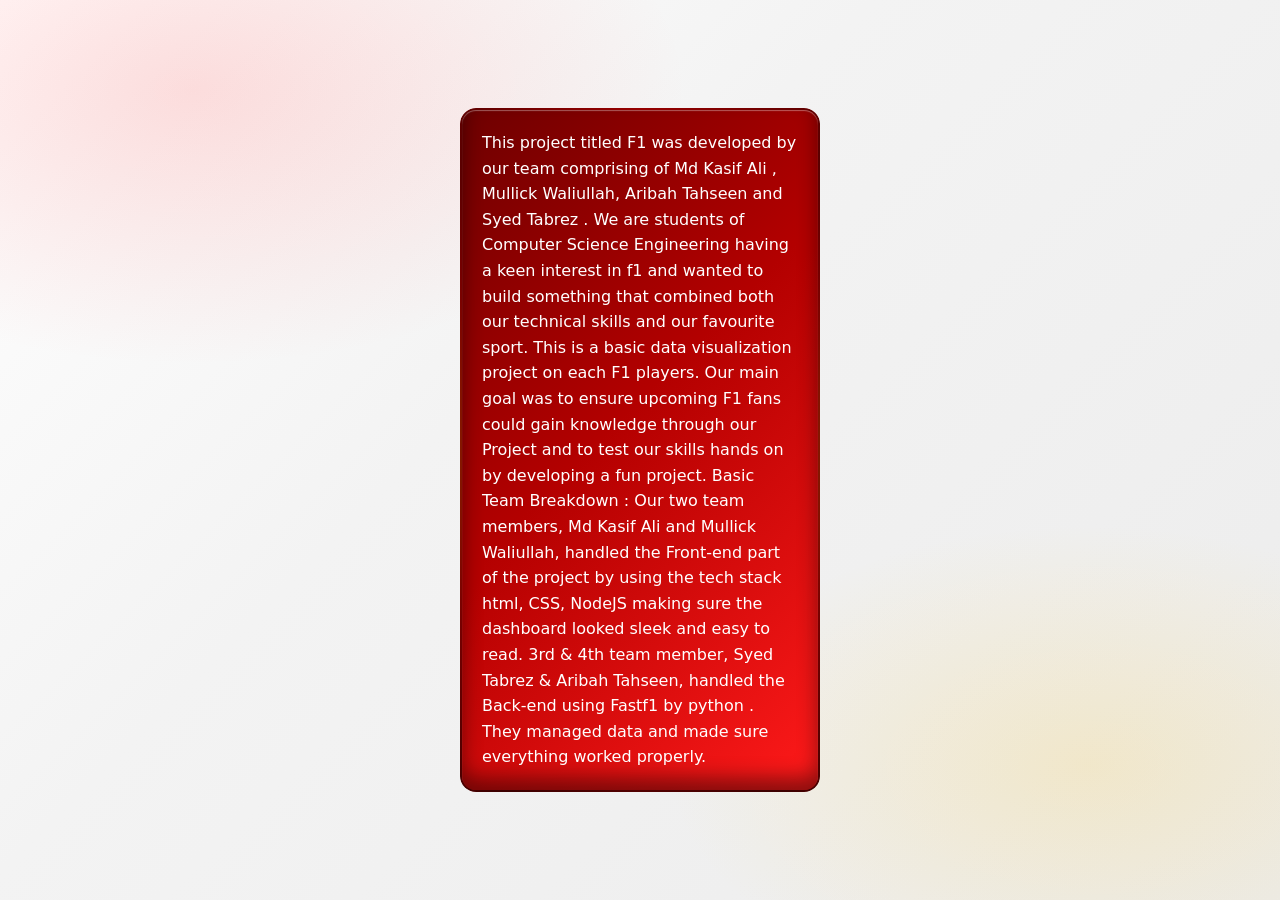
<file: about.html>
<!DOCTYPE html>
<html>
<head>
  <title>About</title>
    <link rel="stylesheet" href="about.css">
</head>
<body>

  <div class="card">
    <p>
      This project titled F1 was developed by our team comprising of Md Kasif Ali , Mullick Waliullah, Aribah Tahseen and Syed Tabrez . We are students of Computer Science Engineering having a keen interest in f1 and wanted to build something that combined both our technical skills and our favourite sport.  This is a basic data visualization project on each F1 players. Our main goal was to ensure upcoming F1 fans could gain knowledge through our Project and to test our skills hands on by developing a fun project.  
Basic Team Breakdown :
Our two team members, Md Kasif Ali and Mullick Waliullah, handled the Front-end part of the project by using the tech stack html, CSS, NodeJS making sure the dashboard looked sleek and easy to read.
3rd & 4th team member, Syed Tabrez & Aribah Tahseen, handled the Back-end  using Fastf1 by python . They managed data and made sure everything worked properly. 


    </p>
  </div>

</body>
</html>
</file>
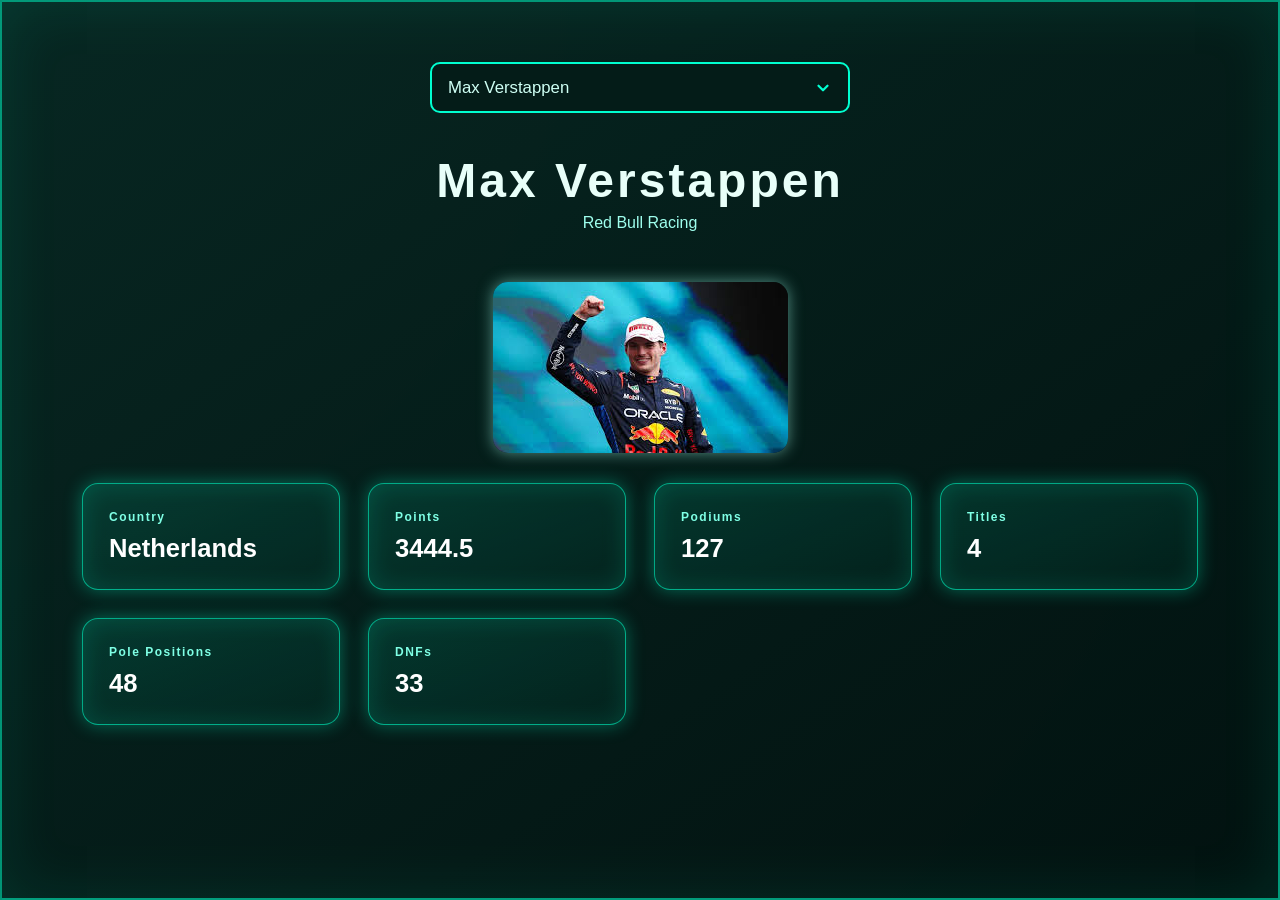
<file: driver.html>
<!DOCTYPE html>
<html lang="en">
<head>
    <meta charset="UTF-8">
    <meta name="viewport" content="width=device-width, initial-scale=1.0">
    <title>Drivers Data</title>
    <link rel="stylesheet" href="driver.css">
</head>
<body>

    <main class="display-container">
        
        <select id="driverSelect" class="custom-selector">
           <option value="Verstappen">Max Verstappen</option>
           <option value="Norris">Lando Norris</option>
           <option value="Piastri">Oscar Piastri</option>
           <option value="Russell">George Russell</option>
           <option value="Antonelli">Kimi Antonelli</option>
           <option value="Hadjar">Isack Hadjar</option>
           <option value="Leclerc">Charles Leclerc</option>
           <option value="Hamilton">Lewis Hamilton</option>
           <option value="Gasly">Pierre Gasly</option>
           <option value="Colapinto">Franco Colapinto</option>
           <option value="Stroll">Lance Stroll</option>
           <option value="Alonso">Fernando Alonso</option>
           <option value="Hulkenberg">Nico Hulkenberg</option>
           <option value="Bortoleto">Gabriel Bortoleto</option>
           <option value="Perez">Sergio Perez</option>
           <option value="Bottas">Valtteri Bottas</option>
           <option value="Bearman">Oliver Bearman</option>
           <option value="Ocon">Esteban Ocon</option>
           <option value="Lawson">Liam Lawson</option>
           <option value="Lindblad">Arvid Lindblad</option>
           <option value="Sainz">Carlos Sainz</option>
           <option value="Albon">Alexander Albon</option>
        </select>
       
        <h2 id="driverName">Driver Name</h2>
        <p id="teamName" class="sub-heading">Team Name</p>
        
        <div class="media-container">
            <img id="driverImg" src="" alt="Driver Image" class="main-img">
        </div>

       <div class="stats-grid">
            <div class="stat-box">
                <h3>Country</h3>
                <p id="driverCountry">-</p>
            </div>
            
            <div class="stat-box">
                <h3>Points</h3>
                <p id="points">-</p>
            </div>
            
            <div class="stat-box">
                <h3>Podiums</h3>
                <p id="podiums">-</p>
            </div>
            
            <div class="stat-box">
                <h3>Titles</h3>
                <p id="driverTitles">-</p>
            </div>

            <div class="stat-box">
                <h3>Pole Positions</h3>
                <p id="poles">-</p>
            </div>

            <div class="stat-box">
                <h3>DNFs</h3>
                <p id="DNFs">-</p>
            </div>
        </div>
    </main>

    <script>
        const driversData ={
        Verstappen: {
        name: "Max Verstappen",
        team: "Red Bull Racing",
        country: "Netherlands",
        podiums: "127",
        points: "3444.5",
        titles: "4",
        poles:"48",
        DNFs: "33",
        img: "max.jpg",
    },
    Hadjar: {
        name: "Isack Hadjar",
        team: "Red Bull Racing",
        country: "France",
        podiums: "1",
        points: "51",
        titles: "0",
        poles:"0",
        DNFs: "2",
        img: "isack.jpg"
    },
    Sainz: {
        name: "Carlos Sainz",
        team: "Williams",
        country: "Spain",
        podiums: "29",
        points: "1336.5",
        titles: "0",
        poles:"4",
        DNFs: "42",
        img: "carlos.jpg"
    },
    Albon: {
        name: "Alexander Albon",
        team: "Williams",
        country: "Thailand",
        podiums: "2",
        points: "313",
        titles: "0",
        poles:"0",
        DNFs: "22",
        img: "Albon.jpg"
    },
    Lawson: {
        name: "Liam Lawson",
        team: "Racing Bulls",
        country: "New Zealand",
        podiums: "0",
        points: "44",
        titles: "0",
        poles:"0",
        DNFs: "6",
        img: "Lawson.jpg"
    },
    Lindblad: {
        name: "Arvid Lindblad",
        team: "Racing Bulls",
        country: "France",
        podiums: "0",
        points: "0",
        titles: "0",
        poles:"0",
        DNFs: "0",
        img: "Lindblad.jpg"
    },
    Russell: {
        name: "George Russell",
        team: "Mercedes",
        country: "United Kingdom",
        podiums: "24",
        points: "1033",
        titles: "0",
        poles:"7",
        DNFs: "19",
        img: "Russell.png"
    },
    Antonelli: {
        name: "Kimi Antonelli",
        team: "Mercedes",
        country: "Italy",
        podiums: "3",
        points: "150",
        titles: "0",
        poles:"0",
        DNFs: "4",
        img: "Antonelli.jpg"
    },
    Norris: {
        name: "Lando Norris",
        team: "McLaren",
        country: "United Kingdom",
        podiums: "44",
        points: "1430",
        titles: "0",
        poles:"16",
        DNFs: "13",
        img: "lando.jpg"
    },
    Piastri: {
        name: "Oscar Piastri",
        team: "McLaren",
        country: "Australia",
        podiums: "26",
        points: "799",
        titles: "0",
        poles:"6",
        DNFs: "4",
        img: "oscar.jpg",
    },
    Bearman: {
        name: "Oliver Bearman",
        team: "Haas F1 Team",
        country: "United Kingdom",
        podiums: "0",
        points: "48",
        titles: "0",
        poles:"0",
        DNFs: "3",
        img: "Oliver.jpg"
    },
    Ocon: {
        name: "Esteban Ocon",
        team: "Haas F1 Team",
        country: "France",
        podiums: "4",
        points: "483",
        titles: "0",
        poles:"0",
        DNFs: "25",
        img: "Ocon.jpg"
    },
    Leclerc: {
        name: "Charles Leclerc",
        team: "Ferrari",
        country: "Monaco",
        podiums: "50",
        points: "1672",
        titles: "0",
        poles:"27",
        DNFs: "23",
        img: "charles.jpg"
    },
    Hamilton: {
        name: "Lewis Hamilton",
        team: "Ferrari",
        country: "United Kingdom",
        podiums: "202",
        points: "5018.5",
        titles: "7",
        poles:"104",
        DNFs: "34",
        img: "lewis.jpg"
    },
    Bottas: {
        name: "Valtteri Bottas",
        team: "Cadillac",
        country: "Finland",
        podiums: "67",
        points: "1797",
        titles: "0",
        poles:"20",
        DNFs: "28",
        img: "Bottas.jpg"
    },
    Perez: {
        name: "Sergio Perez",
        team: "Cadillac",
        country: "Mexico",
        podiums: "39",
        points: "1638",
        titles: "0",
        poles:"3",
        DNFs: "39",
        img: "Perez.jpg"
    },
    Bortoleto: {
        name: "Gabriel Bortoleto",
        team: "Audi",
        country: "Brazil",
        podiums: "0",
        points: "19",
        titles: "0",
        poles:"0",
        DNFs: "5",
        img: "Bortoleto.jpg"
    },
    Hulkenberg: {
        name: "Nico Hulkenberg",
        team: "Audi",
        country: "Germany",
        podiums: "1",
        points: "622",
        titles: "0",
        poles:"1",
        DNFs: "44",
        img: "Nico.jpg"
    },
    Stroll: {
        name: "Lance Stroll",
        team: "Aston Martin",
        country: "Canada",
        podiums: "3",
        points: "483",
        titles: "0",
        poles:"1",
        DNFs: "31",
        img: "Stroll.jpg"
    },
    Alonso: {
        name: "Fernando Alonso",
        team: "Aston Martin",
        country: "Spain",
        podiums: "106",
        points: "2333",
        titles: "2",
        poles:"22",
        DNFs: "83",
        img: "Alonso.jpg"
    },
    Colapinto: {
        name: "Franco Colapinto",
        team: "Alpine",
        country: "Argentina",
        podiums: "0",
        points: "5",
        titles: "0",
        poles:"0",
        DNFs: "3",
        img: "Colapinto.jpg"
    },
    Gasly: {
        name: "Pierre Gasly",
        team: "Alpine",
        country: "France",
        podiums: "5",
        points: "458",
        titles: "0",
        poles:"0",
        DNFs: "26",
        img: "Gasly.jpg"
    },
}

           

        const selector = document.getElementById("driverSelect");

        function updateDriverInfo() {
            const data = driversData[selector.value];
            if (data) {
            
                document.getElementById("driverName").innerText = data.name;
                document.getElementById("teamName").innerText = data.team;
                document.getElementById("driverCountry").innerText = data.country;
                document.getElementById("podiums").innerText = data.podiums;
                document.getElementById("driverTitles").innerText = data.titles;
                document.getElementById("poles").innerText = data.poles;
                document.getElementById("DNFs").innerText = data.DNFs;
                document.getElementById("driverImg").src = data.img;
                document.getElementById("points").innerText = data.points;
            }
        }

        selector.addEventListener("change", updateDriverInfo);
        window.onload = updateDriverInfo;
    </script>
</body>
</html>
</file>
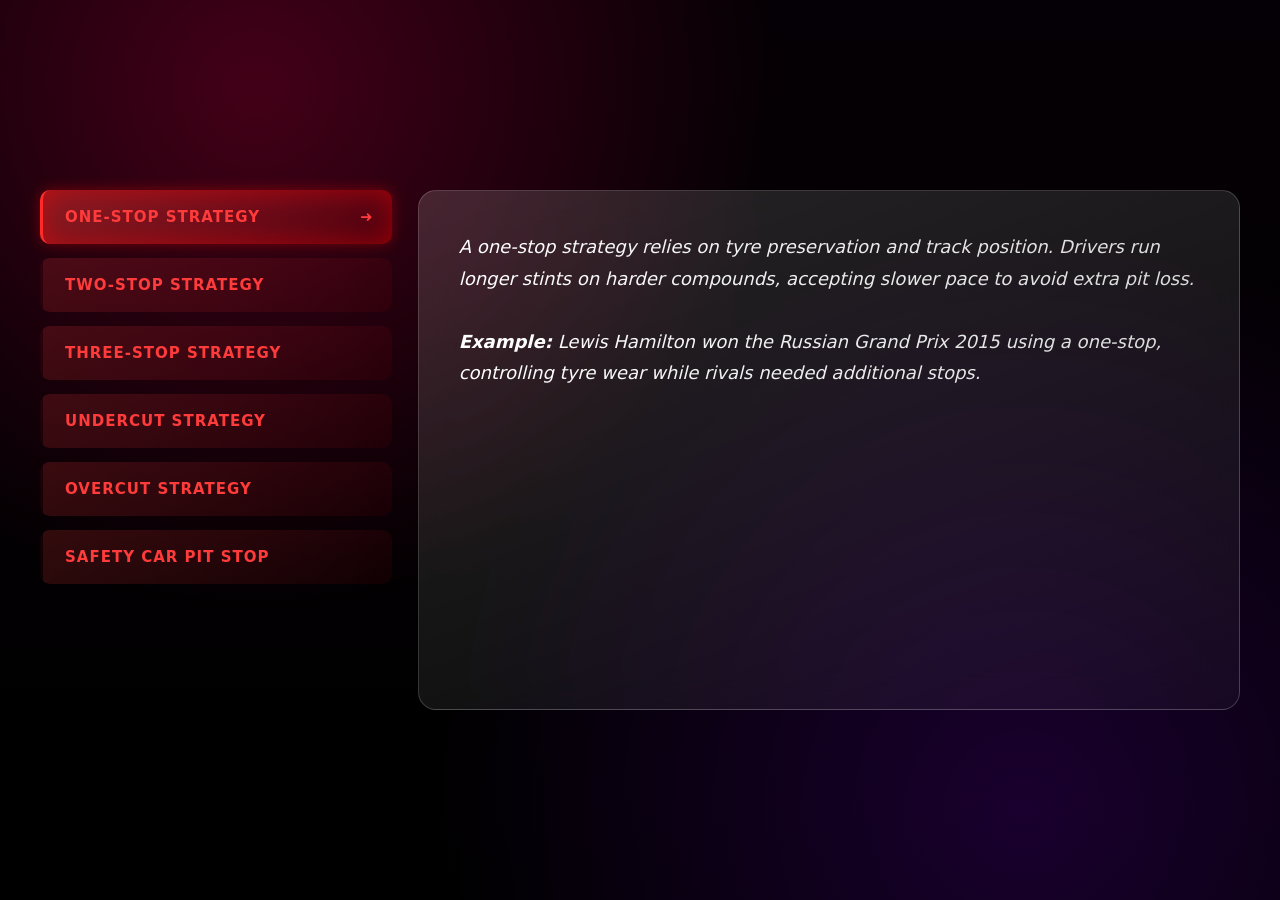
<file: Pit.html>
<!DOCTYPE html>
<html lang="en">
<head>
    <meta charset="UTF-8">
    <meta name="viewport" content="width=device-width, initial-scale=1.0">
    <title>Pit Stop</title>
    <link rel="stylesheet" href="pit.css">
</head>
<body>
    <div class="wrapper">

  <div class="list">
    <div class="tab active" data-target="one">ONE-STOP STRATEGY</div>
    <div class="tab" data-target="two">TWO-STOP STRATEGY</div>
    <div class="tab" data-target="three">THREE-STOP STRATEGY</div>
    <div class="tab" data-target="four">UNDERCUT STRATEGY</div>
    <div class="tab" data-target="five">OVERCUT STRATEGY</div>
    <div class="tab" data-target="six">SAFETY CAR PIT STOP</div>
  </div>

  <div class="content-box">

    <div class="content active" id="one">
      <p>
        A one-stop strategy relies on tyre preservation and track position.
        Drivers run longer stints on harder compounds, accepting slower pace to
        avoid extra pit loss.
        <br><br>
        <strong>Example:</strong> Lewis Hamilton won the Russian Grand Prix 2015
        using a one-stop, controlling tyre wear while rivals needed additional stops.
      </p>
    </div>

    <div class="content" id="two">
      <p>
        The two-stop strategy balances speed and tyre life, allowing drivers to
        push harder on fresher tyres. It is the most common modern F1 approach.
        <br><br>
        <strong>Example:</strong> Max Verstappen won the French Grand Prix 2021 by
        switching to a faster two-stop while rivals stayed on one.
      </p>
    </div>

    <div class="content" id="three">
      <p>
        Three-stop strategies are aggressive and pace-focused, sacrificing pit
        time for maximum grip. They work only when tyre degradation is extreme.
        <br><br>
        <strong>Example:</strong> Michael Schumacher won the French Grand Prix 2004
        using a four-stint strategy, pushing qualifying-level laps.
      </p>
    </div>

    <div class="content" id="four">
      <p>
        An undercut involves pitting earlier than rivals to exploit the pace of
        fresh tyres. Timing and traffic prediction must be perfect.
        <br><br>
        <strong>Example:</strong> Sebastian Vettel won the Singapore Grand Prix 2019
        by undercutting his teammate and controlling the race.
      </p>
    </div>

    <div class="content" id="five">
      <p>
        The overcut keeps a driver out longer while rivals pit, using clear air
        or strong tyre warm-up to gain time.
        <br><br>
        <strong>Example:</strong> Fernando Alonso won the European Grand Prix 2012
        by extending stints and capitalizing after others pitted.
      </p>
    </div>

    <div class="content" id="six">
      <p>
        Safety car pit stops reduce pit loss and allow cheap tyre changes.
        Entire races can be decided by perfect timing.
        <br><br>
        <strong>Example:</strong> Daniel Ricciardo won the Chinese Grand Prix 2018
        after pitting under a safety car and overtaking rivals.
      </p>
    </div>

  </div>

</div>
<script>
  const tabs = document.querySelectorAll(".tab");
  const contents = document.querySelectorAll(".content");

  tabs.forEach(tab => {
    tab.addEventListener("click", () => {

    
      tabs.forEach(t => t.classList.remove("active"));

      
      contents.forEach(c => c.classList.remove("active"));

      
      tab.classList.add("active");

    
      const targetId = tab.getAttribute("data-target");
      const targetContent = document.getElementById(targetId);

      if (targetContent) {
        targetContent.classList.add("active");
      }
    });
  });
</script>
</body>
</html>
</file>
<file: about.css>
* {
  box-sizing: border-box;
}
body {
  margin: 0;
  min-height: 100vh;
  display: grid;
  place-items: center;
  
  background:
    radial-gradient(
      900px 500px at 15% 10%,
      rgba(255, 80, 80, 0.18),
      transparent 55%
    ),
    radial-gradient(
      700px 400px at 85% 85%,
      rgba(255, 200, 40, 0.18),
      transparent 60%
    ),

  
    linear-gradient(
      135deg,
      #ffffff 0%,
      #f3f3f3 40%,
      #ececec 100%
    );

  font-family: system-ui, -apple-system, sans-serif;
}

.card {
  position: relative;
  width: min(90vw, 360px);
  padding: 2px;
  border-radius: 16px;
  overflow: hidden;
}


.card::before {
  content: "";
  position: absolute;
  inset: 0;
  border-radius: inherit;

  background: linear-gradient(
    90deg,
    #400000,
    #800000,
    #400000
  );
}


.card::after {
  content: "";
  position: absolute;
  inset: -40%;
  border-radius: 50%;

  background:
    radial-gradient(
      circle,
      rgba(255,204,0,0.8),
      rgba(255,0,0,0.6),
      transparent 65%
    );

  filter: blur(25px);
  animation: glow-move 4s linear infinite;
}


.card p {
  position: relative;
  z-index: 1;
  margin: 0;
  padding: 20px;

  background:
    linear-gradient(135deg, #6e0000, #b30000 45%, #ff1a1a);

  border-radius: 14px;

  color: #fff;
  font-size: clamp(14px, 4vw, 16px);
  line-height: 1.6;

  box-shadow:
    inset 0 1px 1px rgba(255,255,255,0.35),
    inset 0 -12px 20px rgba(0,0,0,0.45),
    0 25px 50px rgba(0,0,0,0.6);
}

@keyframes glow-move {
  0%   { transform: translate(0%, -50%); }
  25%  { transform: translate(50%, 0%); }
  50%  { transform: translate(0%, 50%); }
  75%  { transform: translate(-50%, 0%); }
  100% { transform: translate(0%, -50%); }
}
</file>
<file: driver.css>
* {
    margin: 0;
    padding: 0;
    box-sizing: border-box;
    font-family: 'Segoe UI', 'F1-Regular', sans-serif;
}

html, body {
    width: 100%;
    height: 100%;
    overflow-x: hidden;
    color: #e8fff9;
}


body {
    background: radial-gradient(
        circle at top left,
        #7a0000,
        #3b0000,
        #050000
    );
}


.menu {
    display: flex;
    justify-content: center;
    gap: 16px;
    padding: 18px;
    background: rgba(0, 0, 0, 0.75);
    backdrop-filter: blur(10px);
    border-bottom: 1px solid rgba(0, 255, 200, 0.25);
}

.menu a {
    text-decoration: none;
    color: #cffff4;
    padding: 10px 18px;
    border-radius: 6px;
    font-size: 0.75rem;
    letter-spacing: 1px;
    border: 1px solid rgba(0, 255, 200, 0.3);
    transition: 0.25s ease;
}

.menu a:hover {
    background: rgba(0, 255, 200, 0.15);
}

.menu a.active {
    background: #00ffd0;
    color: #000;
}


.display-container {
    width: 100vw;
    min-height: 100vh;
    padding: 60px 80px;

    background: linear-gradient(
        145deg,
        rgba(5, 40, 35, 0.98),
        rgba(2, 18, 16, 0.98)
    );

    border: 2px solid rgba(0, 255, 200, 0.55);
    box-shadow:
        0 0 40px rgba(0, 255, 200, 0.25),
        inset 0 0 60px rgba(0, 255, 200, 0.1);
}


.custom-selector {
    display: block;
    margin: 0 auto 40px;
    width: 100%;
    max-width: 420px;

    padding: 14px 50px 14px 16px;
    background: #041c18;
    color: #cffff4;

    border: 2px solid #00ffd0;
    border-radius: 10px;
    font-size: 1.05rem;
    cursor: pointer;

    appearance: none;
    -webkit-appearance: none;
    -moz-appearance: none;

    background-image: url("data:image/svg+xml;charset=UTF-8,%3csvg xmlns='http://www.w3.org/2000/svg' viewBox='0 0 24 24' fill='none' stroke='%2300ffd0' stroke-width='3' stroke-linecap='round' stroke-linejoin='round'%3e%3cpolyline points='6 9 12 15 18 9'%3e%3c/polyline%3e%3c/svg%3e");
    background-repeat: no-repeat;
    background-position: right 16px center;
    background-size: 18px;
}

.custom-selector option {
    background: #041c18;
    color: #cffff4;
}


#driverName {
    text-align: center;
    font-size: 3rem;
    letter-spacing: 3px;
    margin-bottom: 6px;
}

.sub-heading {
    text-align: center;
    color: #9fffee;
    margin-bottom: 50px;
}


.media-container {
    display: flex;
    justify-content:center;
    margin-bottom:30px;
}

.main-img {
    display: block;
    max-width: 300px;
    height:auto;
    border-radius: 15px;
    box-shadow:0 0 15px rgba(159,255,238,0.5);
}


.stats-grid {
    max-width: 1200px;
    margin: 0 auto;

    display: grid;
    grid-template-columns: repeat(auto-fit, minmax(220px, 1fr));
    gap: 28px;
}

.stat-box {
    background: linear-gradient(
        160deg,
        rgba(0, 255, 200, 0.12),
        rgba(0, 255, 200, 0.04)
    );

    border: 1px solid rgba(0, 255, 200, 0.6);
    border-radius: 16px;
    padding: 26px;

    box-shadow:
        0 0 18px rgba(0, 255, 200, 0.35),
        inset 0 0 25px rgba(0, 255, 200, 0.15);

    transition: transform 0.25s ease;
}

.stat-box:hover {
    transform: translateY(-6px);
}

.stat-box h3 {
    font-size: 0.75rem;
    letter-spacing: 1.5px;
    margin-bottom: 10px;
    color: #7fffe5;
}

.stat-box p {
    font-size: 1.6rem;
    font-weight: 700;
    color: #ffffff;
}


@media (max-width: 768px) {
    .display-container {
        padding: 40px 20px;
    }

    #driverName {
        font-size: 2rem;
    }
}
</file>
<file: pit.css>
* {
  box-sizing: border-box;
  margin: 0;
  padding: 0;
  font-family: 'Segoe UI', system-ui, sans-serif;
}


body {
  min-height: 100vh;
  display: flex;
  justify-content: center;
  align-items: center;

  background:
    radial-gradient(circle at 20% 10%, rgba(255, 0, 80, 0.25), transparent 40%),
    radial-gradient(circle at 80% 90%, rgba(140, 0, 255, 0.18), transparent 45%),
    linear-gradient(180deg, #050005, #000);

  overflow: hidden;
  padding: 20px;
}


.wrapper {
  width: 100%;
  max-width: 1200px;
  height: auto;
  min-height: 520px;

  display: flex;
  gap: 26px;
}


.list {
  width: 30%;
  display: flex;
  flex-direction: column;
  gap: 14px;
}


.tab {
  position: relative;
  padding: 18px 22px;
  cursor: pointer;
  letter-spacing: 1px;
  font-size: 15px;
  font-weight: 600;

  color: #ff3b3b;

  background: linear-gradient(
    135deg,
    rgba(255, 60, 60, 0.18),
    rgba(255, 0, 0, 0.05)
  );

  border-left: 3px solid transparent;
  border-radius: 10px;

  transition: all 0.35s ease;
}


.tab::after {
  content: "➜";
  position: absolute;
  right: 18px;
  top: 50%;
  transform: translateY(-50%) translateX(-8px);
  opacity: 0;
  transition: all 0.3s ease;
}


.tab:hover {
  background: linear-gradient(
    135deg,
    rgba(255, 60, 60, 0.28),
    rgba(255, 0, 0, 0.1)
  );
}


.tab.active {
  border-left: 3px solid #ff2a2a;

  background: linear-gradient(
    135deg,
    rgba(255, 60, 60, 0.45),
    rgba(255, 0, 0, 0.15)
  );

  box-shadow:
    inset 0 0 28px rgba(255, 0, 0, 0.45),
    0 0 14px rgba(255, 0, 0, 0.35);
}

.tab.active::after {
  opacity: 1;
  transform: translateY(-50%) translateX(0);
}


.content-box {
  width: 70%;
  position: relative;
  padding: 40px;

  background: linear-gradient(
    160deg,
    rgba(255, 255, 255, 0.14),
    rgba(255, 255, 255, 0.03)
  );

  backdrop-filter: blur(20px);
  -webkit-backdrop-filter: blur(20px);

  border-radius: 18px;
  border: 1px solid rgba(255, 255, 255, 0.18);

  overflow: hidden;
}


.content {
  position: absolute;
  inset: 40px;

  opacity: 0;
  transform: translateX(50px);

  transition:
    opacity 0.45s ease,
    transform 0.45s ease;
}

.content.active {
  opacity: 1;
  transform: translateX(0);
}


.content p {
  font-size: 18px;
  line-height: 1.75;
  font-style: italic;

  background: linear-gradient(
    90deg,
    #ffffff,
    #d9d9d9
  );
  -webkit-background-clip: text;
  background-clip: text;
  -webkit-text-fill-color: transparent;
}

@media (max-width: 900px) {
  .wrapper {
    flex-direction: column;
    min-height: unset;
  }

  .list {
    width: 100%;
    flex-direction: row;
    overflow-x: auto;
    gap: 12px;
  }

  .tab {
    min-width: 220px;
    white-space: nowrap;
  }

  .content-box {
    width: 100%;
    min-height: 260px;
  }

  .content {
    inset: 30px;
  }
}

@media (max-width: 480px) {
  .tab {
    font-size: 14px;
    padding: 16px;
  }

  .content p {
    font-size: 16px;
  }
}
</file>
